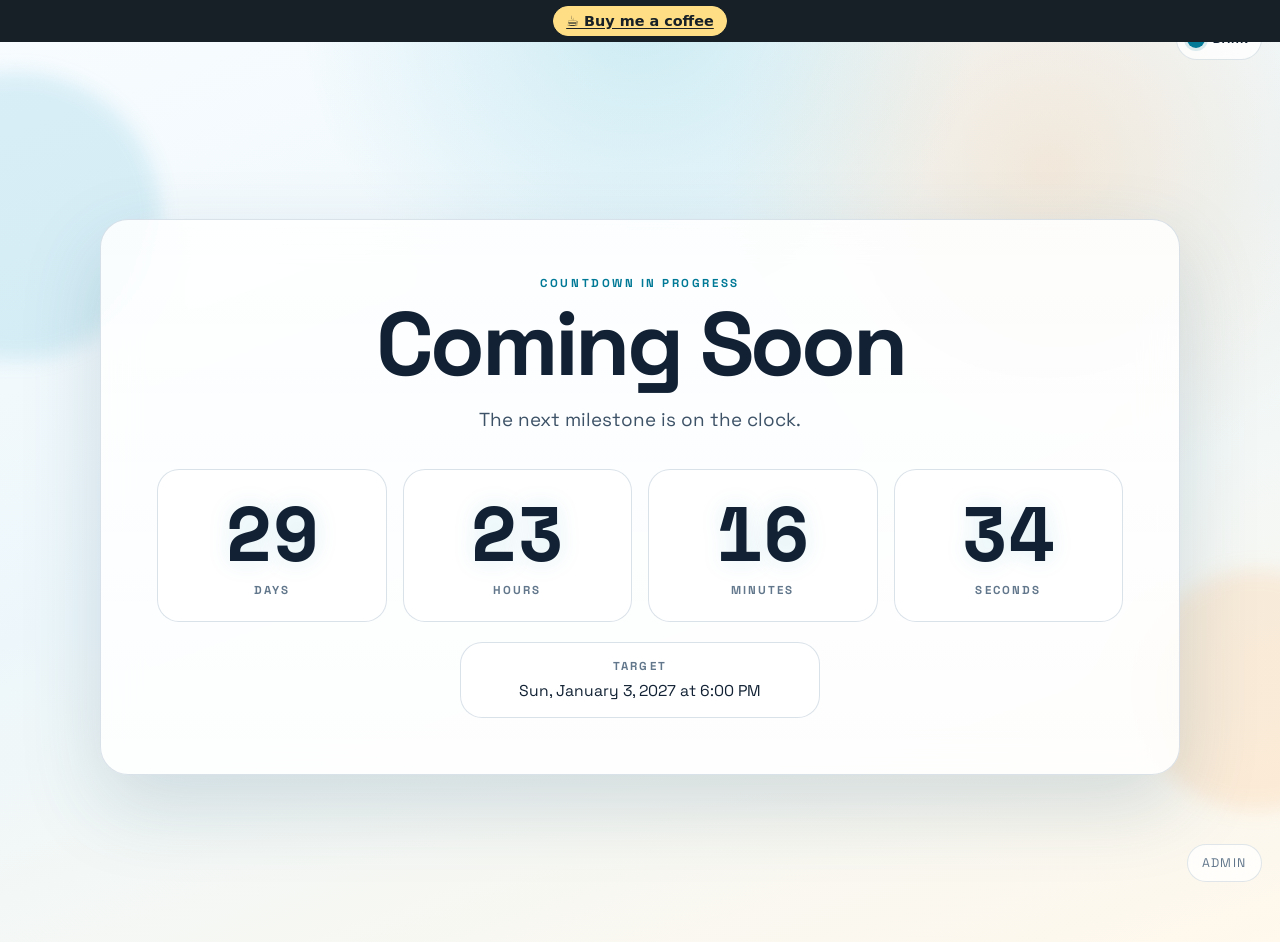
<file: index.html>
<!DOCTYPE html>
<html lang="en">
<head>
  <meta charset="UTF-8">
  <meta name="viewport" content="width=device-width, initial-scale=1.0">
  <title>Countdown</title>
  <meta name="description" content="A polished countdown timer with configurable event details.">
  <link rel="preconnect" href="https://fonts.googleapis.com">
  <link rel="preconnect" href="https://fonts.gstatic.com" crossorigin>
  <link href="https://fonts.googleapis.com/css2?family=Space+Grotesk:wght@400;500;700&family=Space+Mono:wght@400;700&display=swap" rel="stylesheet">
  <script>
    (function () {
      try {
        var storedTheme = localStorage.getItem("countdown.theme");
        var prefersLight = window.matchMedia("(prefers-color-scheme: light)").matches;
        document.documentElement.dataset.theme = storedTheme || (prefersLight ? "light" : "dark");
      } catch (error) {
        document.documentElement.dataset.theme = "dark";
      }
    }());
  </script>
  <link rel="stylesheet" href="styles.css">

    <style id="bmc-support-style">
      .bmc-support {
        position: sticky; top: 0; z-index: 10000;
        display: flex; justify-content: center; align-items: center; box-sizing: border-box;
        width: 100%; height: 42px; margin: 0; padding: 0 1rem;
        background: #172026; color: #fff; text-align: center;
        font: 600 0.9rem/1.4 system-ui, sans-serif;
      }
      .bmc-support a {
        display: inline-flex; align-items: center; justify-content: center; min-height: 30px;
        padding: 4px 12px; border: 1px solid #ffde85; border-radius: 999px;
        background: #ffde85; color: #172026; font-weight: 700; text-decoration: underline;
        text-underline-offset: 0.15em; white-space: nowrap;
      }
      .bmc-support a:hover { background: #fff; border-color: #fff; }
      .bmc-support a:focus-visible { outline: 2px solid #fff; outline-offset: 3px; }
      .site-header { top: 42px; }
      .header { top: 42px; }
    </style>
</head>
<body class="page page-countdown">
  <div class="bmc-support"><a href="https://buymeacoffee.com/caliche" target="_blank" rel="noopener noreferrer">☕ Buy me a coffee</a></div>

  <div class="page-shell">
    <button class="theme-toggle" type="button" id="themeToggle" aria-label="Switch color theme" aria-pressed="false">
      <span class="theme-toggle__icon" aria-hidden="true"></span>
      <span class="theme-toggle__text" id="themeToggleText">Light</span>
    </button>

    <main class="hero-card countdown-card">
      <p class="eyebrow">Countdown in Progress</p>
      <h1 class="event-title" id="eventTitle">Coming Soon</h1>
      <p class="event-subtitle" id="eventSubtitle">The next milestone is on the clock.</p>

      <section class="countdown-panel" aria-label="Countdown timer">
        <div class="countdown-grid" id="countdownGrid">
          <article class="time-card">
            <span class="time-value" id="days">30</span>
            <span class="time-label">Days</span>
          </article>
          <article class="time-card">
            <span class="time-value" id="hours">00</span>
            <span class="time-label">Hours</span>
          </article>
          <article class="time-card">
            <span class="time-value" id="minutes">00</span>
            <span class="time-label">Minutes</span>
          </article>
          <article class="time-card">
            <span class="time-value" id="seconds">00</span>
            <span class="time-label">Seconds</span>
          </article>
        </div>

        <div class="status-card is-hidden" id="expiredState" aria-live="polite">
          <p class="status-label">Countdown Complete</p>
          <h2 class="status-title">It's time!</h2>
          <p class="status-copy">The scheduled moment has arrived.</p>
        </div>
      </section>

      <div class="meta-row">
        <div class="meta-block">
          <span class="meta-label">Target</span>
          <span class="meta-value" id="targetDisplay">Loading...</span>
        </div>
      </div>
    </main>


    <a class="admin-link" href="admin.html">Admin</a>
  </div>

  <script src="script.js"></script>
</body>
</html>
</file>
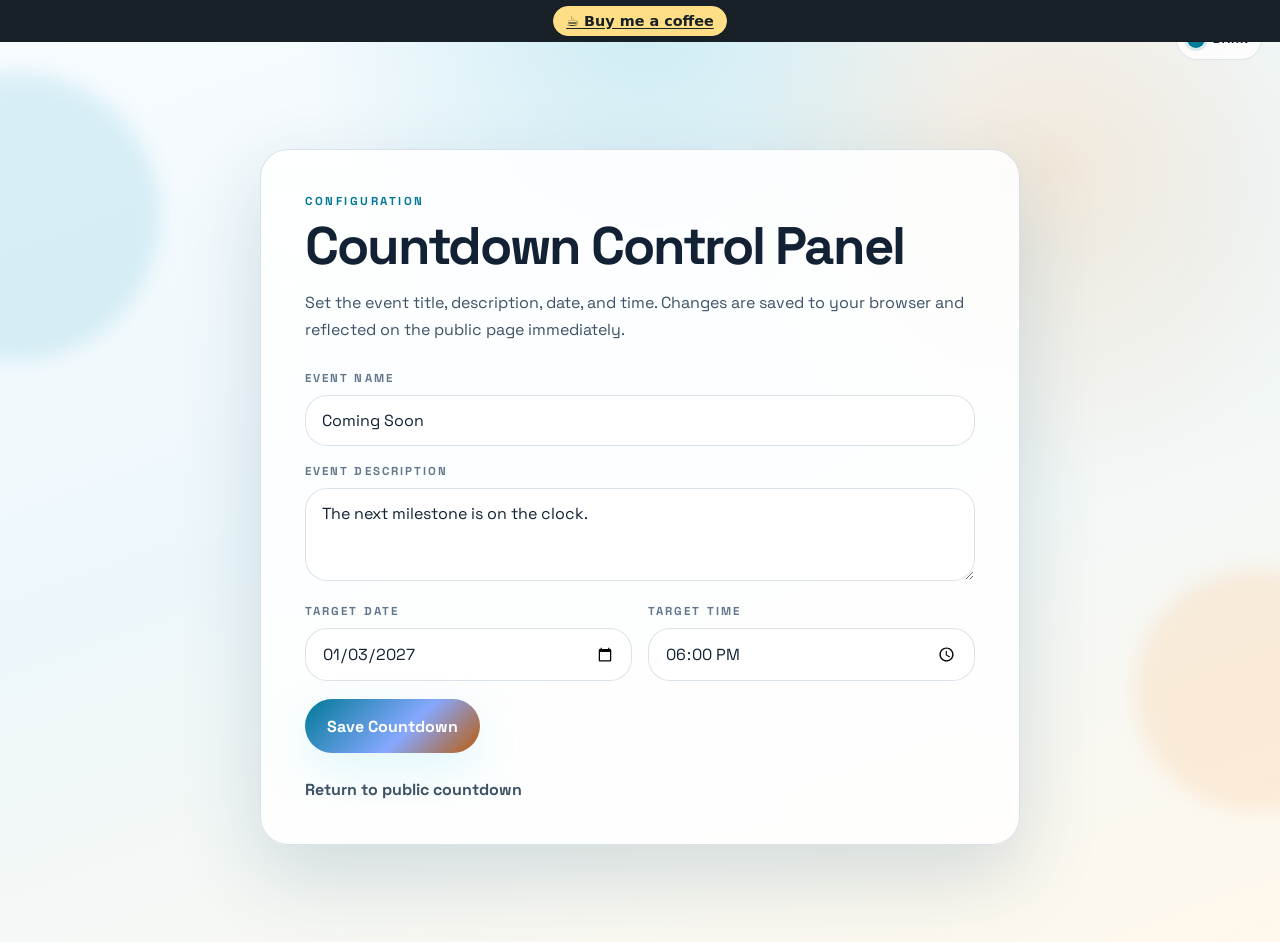
<file: admin.html>
<!DOCTYPE html>
<html lang="en">
<head>
  <meta charset="UTF-8">
  <meta name="viewport" content="width=device-width, initial-scale=1.0">
  <title>Countdown Admin</title>
  <meta name="description" content="Configure the countdown event title, date, and time.">
  <link rel="preconnect" href="https://fonts.googleapis.com">
  <link rel="preconnect" href="https://fonts.gstatic.com" crossorigin>
  <link href="https://fonts.googleapis.com/css2?family=Space+Grotesk:wght@400;500;700&family=Space+Mono:wght@400;700&display=swap" rel="stylesheet">
  <script>
    (function () {
      try {
        var storedTheme = localStorage.getItem("countdown.theme");
        var prefersLight = window.matchMedia("(prefers-color-scheme: light)").matches;
        document.documentElement.dataset.theme = storedTheme || (prefersLight ? "light" : "dark");
      } catch (error) {
        document.documentElement.dataset.theme = "dark";
      }
    }());
  </script>
  <link rel="stylesheet" href="styles.css">

    <style id="bmc-support-style">
      .bmc-support {
        position: sticky; top: 0; z-index: 10000;
        display: flex; justify-content: center; align-items: center; box-sizing: border-box;
        width: 100%; height: 42px; margin: 0; padding: 0 1rem;
        background: #172026; color: #fff; text-align: center;
        font: 600 0.9rem/1.4 system-ui, sans-serif;
      }
      .bmc-support a {
        display: inline-flex; align-items: center; justify-content: center; min-height: 30px;
        padding: 4px 12px; border: 1px solid #ffde85; border-radius: 999px;
        background: #ffde85; color: #172026; font-weight: 700; text-decoration: underline;
        text-underline-offset: 0.15em; white-space: nowrap;
      }
      .bmc-support a:hover { background: #fff; border-color: #fff; }
      .bmc-support a:focus-visible { outline: 2px solid #fff; outline-offset: 3px; }
      .site-header { top: 42px; }
      .header { top: 42px; }
    </style>
</head>
<body class="page page-admin">
  <div class="bmc-support"><a href="https://buymeacoffee.com/caliche" target="_blank" rel="noopener noreferrer">☕ Buy me a coffee</a></div>

  <div class="page-shell">
    <button class="theme-toggle" type="button" id="themeToggle" aria-label="Switch color theme" aria-pressed="false">
      <span class="theme-toggle__icon" aria-hidden="true"></span>
      <span class="theme-toggle__text" id="themeToggleText">Light</span>
    </button>

    <main class="hero-card admin-card">
      <p class="eyebrow">Configuration</p>
      <h1 class="panel-title">Countdown Control Panel</h1>
      <p class="panel-copy">Set the event title, description, date, and time. Changes are saved to your browser and reflected on the public page immediately.</p>

      <form class="admin-form" id="adminForm" novalidate>
        <div class="field-group">
          <label for="eventName">Event Name</label>
          <input id="eventName" name="eventName" type="text" maxlength="80" placeholder="Launch Night">
        </div>

        <div class="field-group">
          <label for="eventDescription">Event Description</label>
          <textarea id="eventDescription" name="eventDescription" rows="3" maxlength="180" placeholder="Doors open, stream starts, or whatever should appear on the countdown page."></textarea>
        </div>

        <div class="field-row">
          <div class="field-group">
            <label for="targetDate">Target Date</label>
            <input id="targetDate" name="targetDate" type="date" required>
          </div>

          <div class="field-group">
            <label for="targetTime">Target Time</label>
            <input id="targetTime" name="targetTime" type="time" required>
          </div>
        </div>

        <button class="primary-button" type="submit">Save Countdown</button>
      </form>

      <section class="status-card is-hidden" id="saveMessage" aria-live="polite">
        <p class="status-label">Saved</p>
        <h2 class="status-title">Configuration updated.</h2>
        <p class="status-copy">The countdown page now uses the values stored in localStorage.</p>
        <a class="secondary-link" href="index.html">Back to countdown</a>
      </section>

      <a class="back-link" href="index.html">Return to public countdown</a>
    </main>

  </div>

  <script src="script.js"></script>
</body>
</html>
</file>
<file: styles.css>
:root {
  --bg: #07111f;
  --bg-soft: rgba(8, 18, 33, 0.72);
  --surface: rgba(13, 26, 46, 0.82);
  --surface-strong: rgba(14, 28, 49, 0.96);
  --surface-border: rgba(151, 195, 255, 0.14);
  --surface-highlight: rgba(132, 199, 255, 0.2);
  --page-bg:
    radial-gradient(circle at top, rgba(123, 223, 246, 0.2), transparent 28%),
    radial-gradient(circle at 80% 20%, rgba(255, 184, 108, 0.13), transparent 24%),
    linear-gradient(160deg, #040912 0%, #091527 42%, #07111f 100%);
  --decor-cool: rgba(123, 223, 246, 0.14);
  --decor-warm: rgba(255, 184, 108, 0.12);
  --control-bg: rgba(7, 17, 31, 0.7);
  --control-border: rgba(151, 195, 255, 0.12);
  --input-placeholder: #67819d;
  --time-glow: rgba(123, 223, 246, 0.18);
  --text: #f3f7fb;
  --text-soft: #adc0d6;
  --text-muted: #7992ad;
  --accent: #7bdff6;
  --accent-warm: #ffb86c;
  --success: #9df0a4;
  --button-text: #07111f;
  --shadow: 0 30px 90px rgba(0, 0, 0, 0.34);
  --radius-xl: 28px;
  --radius-lg: 22px;
  --radius-md: 16px;
  --radius-sm: 12px;
  --font-display: "Space Grotesk", system-ui, sans-serif;
  --font-mono: "Space Mono", ui-monospace, monospace;
}

*,
*::before,
*::after {
  box-sizing: border-box;
}

html {
  color-scheme: dark;
}

html[data-theme="light"] {
  color-scheme: light;
  --bg: #f7fbff;
  --bg-soft: rgba(247, 251, 255, 0.78);
  --surface: rgba(255, 255, 255, 0.86);
  --surface-strong: rgba(255, 255, 255, 0.96);
  --surface-border: rgba(29, 78, 116, 0.16);
  --surface-highlight: rgba(0, 112, 151, 0.24);
  --page-bg:
    radial-gradient(circle at top, rgba(0, 158, 190, 0.16), transparent 30%),
    radial-gradient(circle at 82% 18%, rgba(255, 159, 67, 0.18), transparent 25%),
    linear-gradient(160deg, #f8fcff 0%, #edf7fb 46%, #fff8ec 100%);
  --decor-cool: rgba(0, 151, 185, 0.12);
  --decor-warm: rgba(255, 159, 67, 0.14);
  --control-bg: rgba(255, 255, 255, 0.78);
  --control-border: rgba(29, 78, 116, 0.14);
  --input-placeholder: #7d8b98;
  --time-glow: rgba(0, 139, 174, 0.14);
  --text: #122234;
  --text-soft: #3d5267;
  --text-muted: #62778b;
  --accent: #007996;
  --accent-warm: #ba5b09;
  --success: #18733b;
  --button-text: #ffffff;
  --shadow: 0 30px 80px rgba(38, 86, 119, 0.18);
}

body {
  margin: 0;
  min-height: 100vh;
  font-family: var(--font-display);
  color: var(--text);
  background: var(--page-bg);
}

body::before,
body::after {
  content: "";
  position: fixed;
  inset: auto;
  pointer-events: none;
  z-index: 0;
  filter: blur(10px);
}

body::before {
  top: 8%;
  left: -8rem;
  width: 18rem;
  height: 18rem;
  background: var(--decor-cool);
  border-radius: 50%;
}

body::after {
  right: -6rem;
  bottom: 10%;
  width: 15rem;
  height: 15rem;
  background: var(--decor-warm);
  border-radius: 50%;
}

a {
  color: inherit;
}

.page-shell {
  position: relative;
  z-index: 1;
  min-height: 100vh;
  display: grid;
  place-items: center;
  padding: 82px 20px 72px;
}

.hero-card {
  width: min(100%, 1080px);
  background:
    linear-gradient(180deg, rgba(255, 255, 255, 0.03), transparent),
    var(--surface);
  border: 1px solid var(--surface-border);
  border-radius: var(--radius-xl);
  box-shadow: var(--shadow);
  backdrop-filter: blur(18px);
}

.countdown-card {
  padding: clamp(28px, 5vw, 56px);
  text-align: center;
}

.admin-card {
  width: min(100%, 760px);
  padding: clamp(28px, 5vw, 44px);
}

.eyebrow {
  margin: 0 0 12px;
  color: var(--accent);
  text-transform: uppercase;
  letter-spacing: 0.22em;
  font-size: 0.72rem;
  font-weight: 700;
}

.event-title,
.panel-title,
.status-title {
  margin: 0;
  letter-spacing: -0.04em;
}

.event-title {
  font-size: clamp(2.6rem, 7vw, 5.8rem);
  line-height: 0.95;
}

.event-subtitle,
.panel-copy,
.status-copy {
  color: var(--text-soft);
}

.event-subtitle {
  width: min(100%, 42rem);
  margin: 18px auto 0;
  font-size: clamp(1rem, 2vw, 1.18rem);
  line-height: 1.6;
}

.countdown-panel {
  margin-top: 34px;
}

.countdown-grid {
  display: grid;
  grid-template-columns: repeat(4, minmax(0, 1fr));
  gap: 16px;
}

.time-card,
.status-card,
.meta-block,
.field-group input,
.field-group textarea {
  background: var(--surface-strong);
  border: 1px solid var(--surface-border);
  border-radius: var(--radius-lg);
}

.time-card {
  padding: 24px 16px;
  box-shadow: inset 0 1px 0 rgba(255, 255, 255, 0.04);
}

.time-value {
  display: block;
  font-family: var(--font-mono);
  font-size: clamp(2.4rem, 7vw, 4.8rem);
  line-height: 1;
  font-weight: 700;
  text-shadow: 0 0 24px var(--time-glow);
}

.time-label,
.meta-label,
.status-label,
.field-group label {
  display: block;
  text-transform: uppercase;
  letter-spacing: 0.18em;
  font-size: 0.72rem;
  font-weight: 700;
  color: var(--text-muted);
}

.time-label {
  margin-top: 12px;
}

.meta-row {
  margin-top: 20px;
  display: flex;
  justify-content: center;
}

.meta-block {
  min-width: min(100%, 360px);
  padding: 16px 20px;
}

.meta-value {
  display: block;
  margin-top: 8px;
  color: var(--text);
  font-size: 0.98rem;
}

.status-card {
  margin-top: 24px;
  padding: 24px;
  text-align: left;
}

.status-label {
  color: var(--success);
}

.status-title {
  margin-top: 10px;
  font-size: clamp(1.8rem, 4vw, 2.4rem);
}

.status-copy {
  margin: 12px 0 0;
  line-height: 1.6;
}

.is-hidden {
  display: none;
}

.admin-link,
.theme-toggle,
.back-link,
.secondary-link {
  text-decoration: none;
}

.theme-toggle {
  position: fixed;
  top: 18px;
  right: 18px;
  z-index: 2;
  display: inline-flex;
  align-items: center;
  gap: 8px;
  min-height: 42px;
  padding: 8px 12px 8px 10px;
  border: 1px solid var(--control-border);
  border-radius: 999px;
  color: var(--text);
  background: var(--control-bg);
  font: inherit;
  font-size: 0.78rem;
  font-weight: 700;
  letter-spacing: 0.08em;
  text-transform: uppercase;
  cursor: pointer;
  backdrop-filter: blur(12px);
  transition: transform 160ms ease, border-color 160ms ease, background 160ms ease;
}

.theme-toggle__icon {
  position: relative;
  width: 18px;
  height: 18px;
  border-radius: 50%;
  background: var(--accent-warm);
  box-shadow: 0 0 0 3px rgba(255, 184, 108, 0.18);
  flex: 0 0 auto;
}

.theme-toggle__icon::after {
  content: "";
  position: absolute;
  top: -2px;
  right: -2px;
  width: 12px;
  height: 12px;
  border-radius: 50%;
  background: var(--control-bg);
  transform: scale(0);
  transform-origin: center;
  transition: transform 160ms ease;
}

html[data-theme="light"] .theme-toggle__icon {
  background: var(--accent);
  box-shadow: 0 0 0 3px rgba(0, 121, 150, 0.14);
}

html[data-theme="light"] .theme-toggle__icon::after {
  transform: scale(1);
}

.admin-link {
  position: fixed;
  right: 18px;
  bottom: 18px;
  z-index: 2;
  padding: 10px 14px;
  border-radius: 999px;
  font-size: 0.78rem;
  letter-spacing: 0.12em;
  text-transform: uppercase;
  color: var(--text-muted);
  background: var(--control-bg);
  border: 1px solid var(--control-border);
  backdrop-filter: blur(12px);
}

.panel-title {
  font-size: clamp(2rem, 5vw, 3.3rem);
  line-height: 1;
}

.panel-copy {
  margin: 16px 0 0;
  line-height: 1.7;
  max-width: 44rem;
}

.admin-form {
  margin-top: 28px;
}

.field-row {
  display: grid;
  grid-template-columns: repeat(2, minmax(0, 1fr));
  gap: 16px;
}

.field-group {
  margin-bottom: 18px;
}

.field-group label {
  margin-bottom: 10px;
}

.field-group input,
.field-group textarea {
  width: 100%;
  padding: 14px 16px;
  color: var(--text);
  font: inherit;
  resize: vertical;
  outline: none;
  transition: border-color 160ms ease, box-shadow 160ms ease, transform 160ms ease;
}

.field-group input::placeholder,
.field-group textarea::placeholder {
  color: var(--input-placeholder);
}

.field-group input:focus,
.field-group textarea:focus {
  border-color: var(--surface-highlight);
  box-shadow: 0 0 0 4px rgba(123, 223, 246, 0.12);
}

.field-group input[type="date"],
.field-group input[type="time"] {
  color-scheme: inherit;
}

.primary-button {
  display: inline-flex;
  align-items: center;
  justify-content: center;
  min-height: 54px;
  padding: 0 22px;
  border: 0;
  border-radius: 999px;
  background: linear-gradient(135deg, var(--accent) 0%, #86a8ff 58%, var(--accent-warm) 100%);
  color: var(--button-text);
  font: inherit;
  font-weight: 700;
  cursor: pointer;
  transition: transform 160ms ease, box-shadow 160ms ease, filter 160ms ease;
  box-shadow: 0 18px 45px rgba(123, 223, 246, 0.22);
}

.primary-button:hover,
.theme-toggle:hover,
.secondary-link:hover,
.back-link:hover,
.admin-link:hover {
  transform: translateY(-1px);
}

.primary-button:focus-visible,
.theme-toggle:focus-visible,
.secondary-link:focus-visible,
.back-link:focus-visible,
.admin-link:focus-visible {
  outline: 2px solid var(--accent);
  outline-offset: 3px;
}

.secondary-link,
.back-link {
  display: inline-flex;
  align-items: center;
  gap: 8px;
  margin-top: 18px;
  color: var(--accent);
  font-weight: 700;
}

.back-link {
  margin-top: 26px;
  color: var(--text-soft);
}

@media (max-width: 820px) {
  .countdown-grid {
    grid-template-columns: repeat(2, minmax(0, 1fr));
  }
}

@media (max-width: 620px) {
  .page-shell {
    padding: 76px 14px 72px;
  }

  .field-row {
    grid-template-columns: 1fr;
  }
}

@media (max-width: 520px) {
  .countdown-grid {
    grid-template-columns: 1fr;
  }

  .time-card {
    padding: 20px 14px;
  }

  .admin-link {
    right: 14px;
    bottom: 14px;
  }

  .theme-toggle {
    top: 14px;
    right: 14px;
  }
}
</file>
